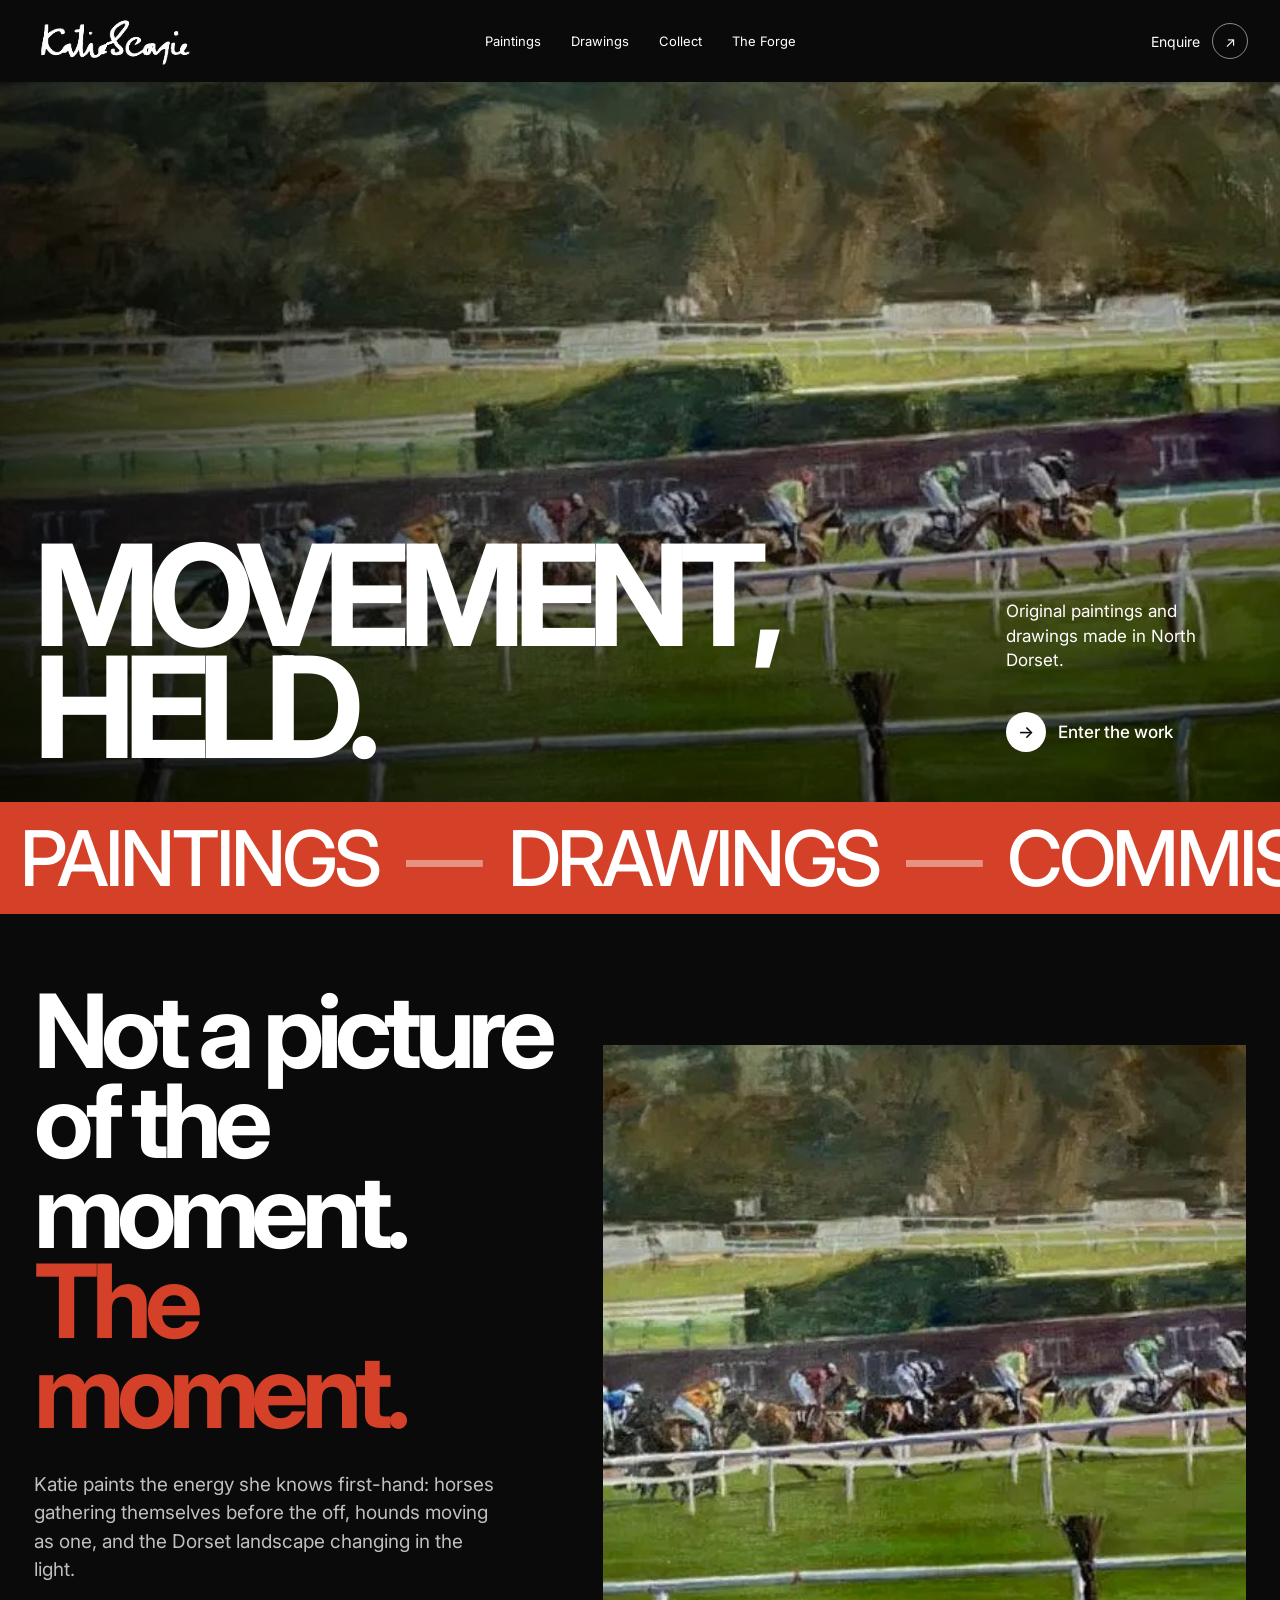
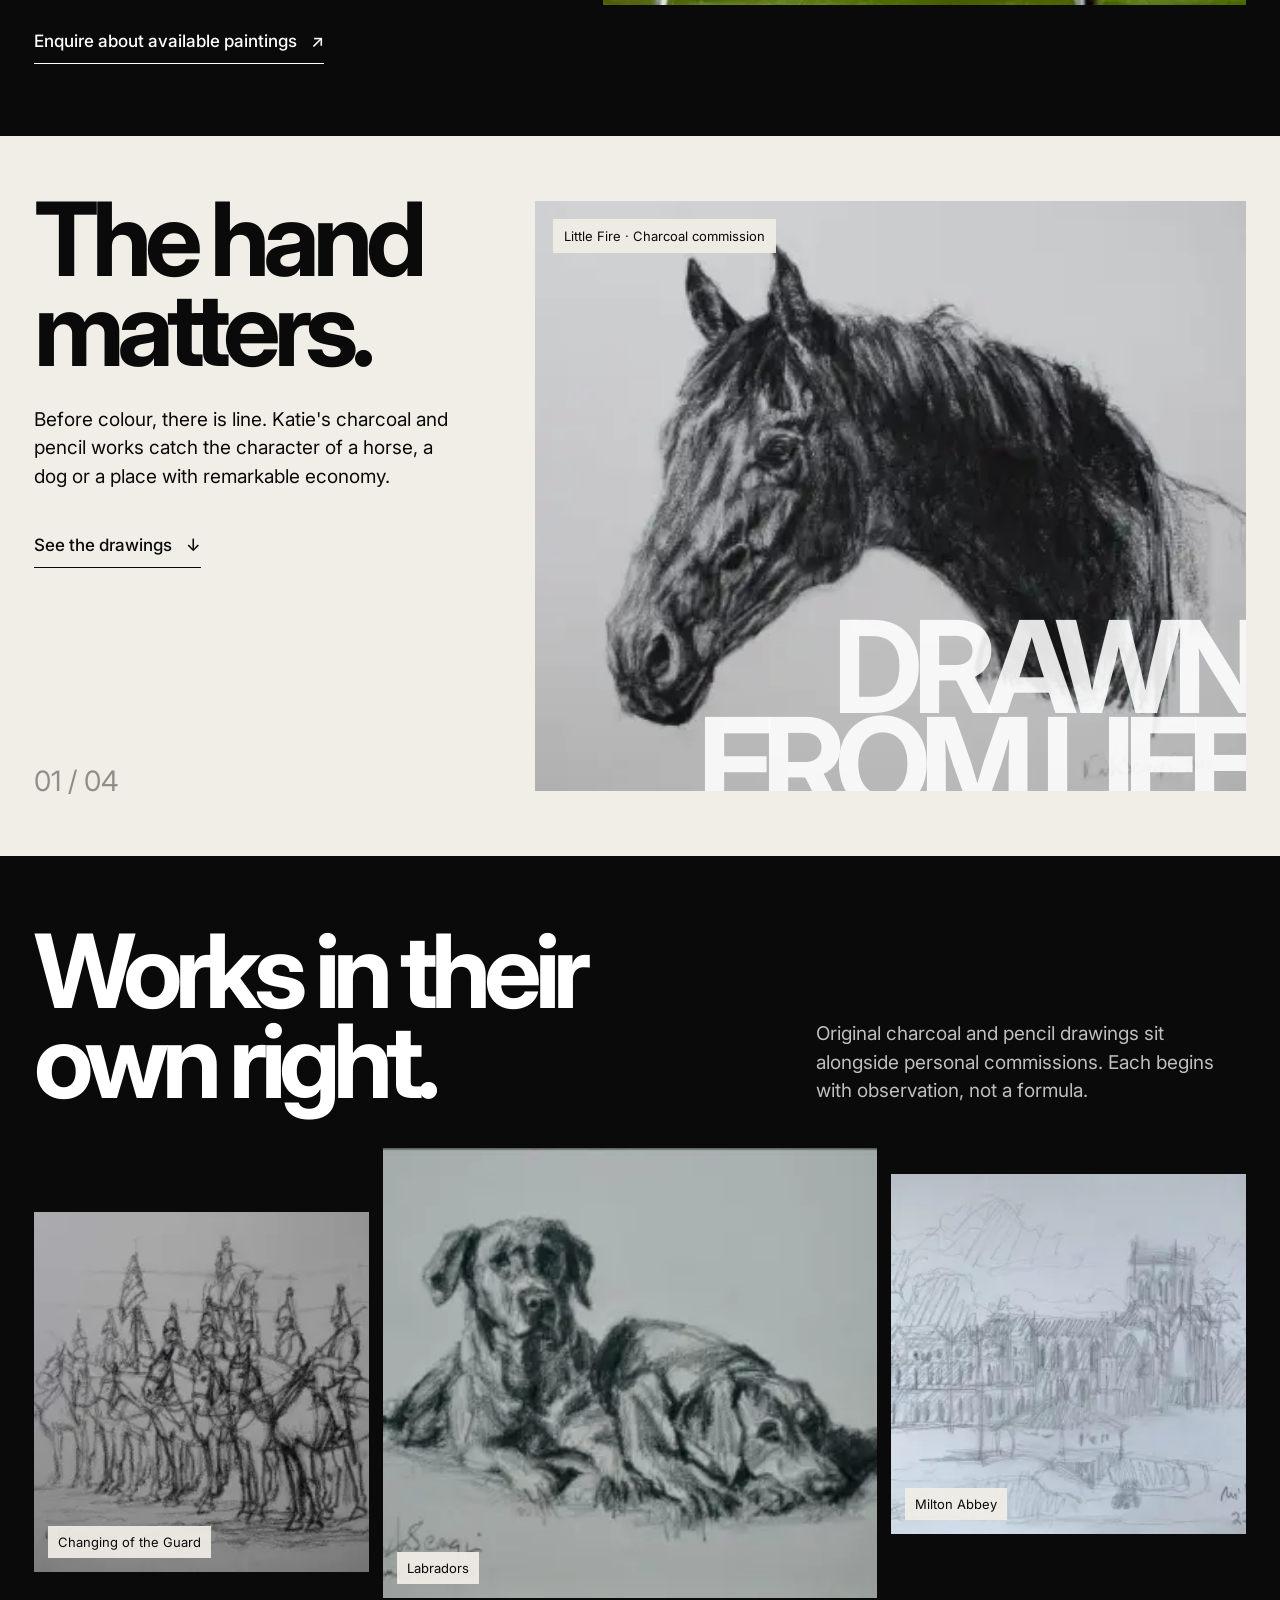
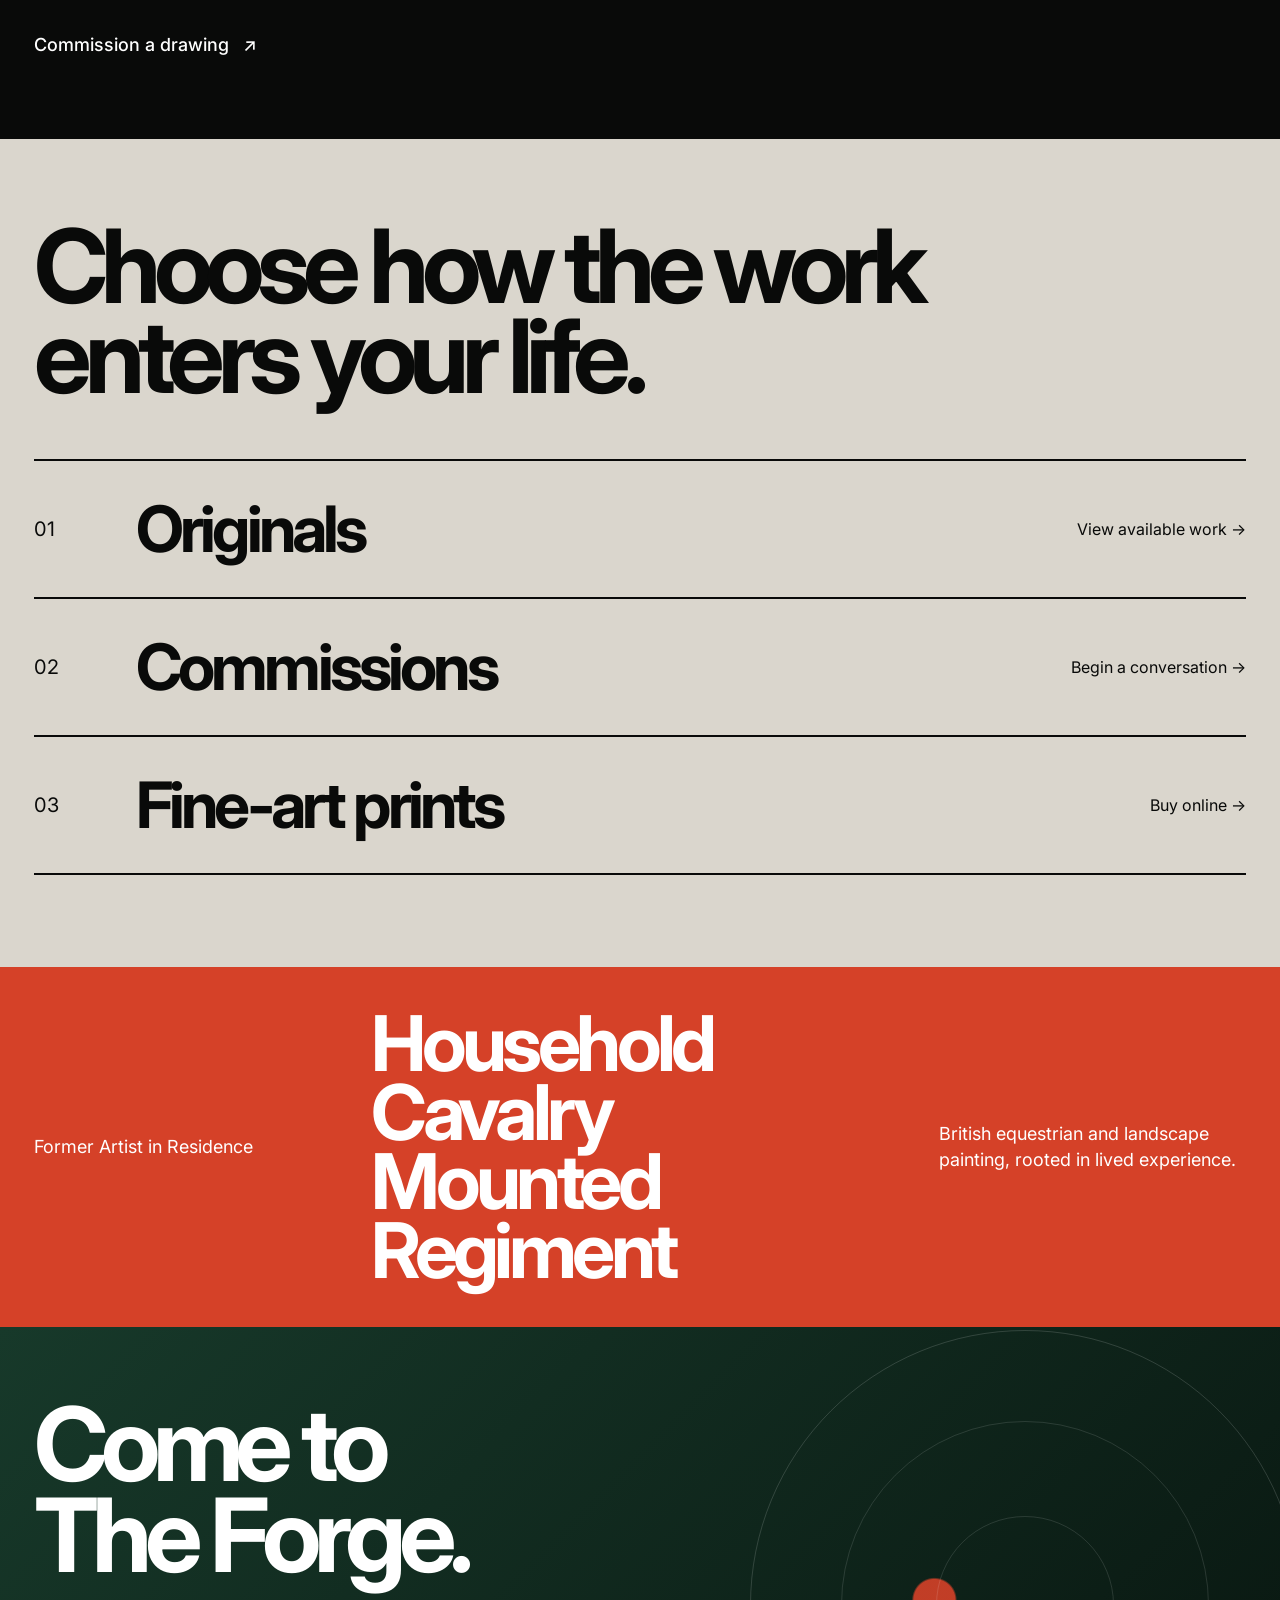
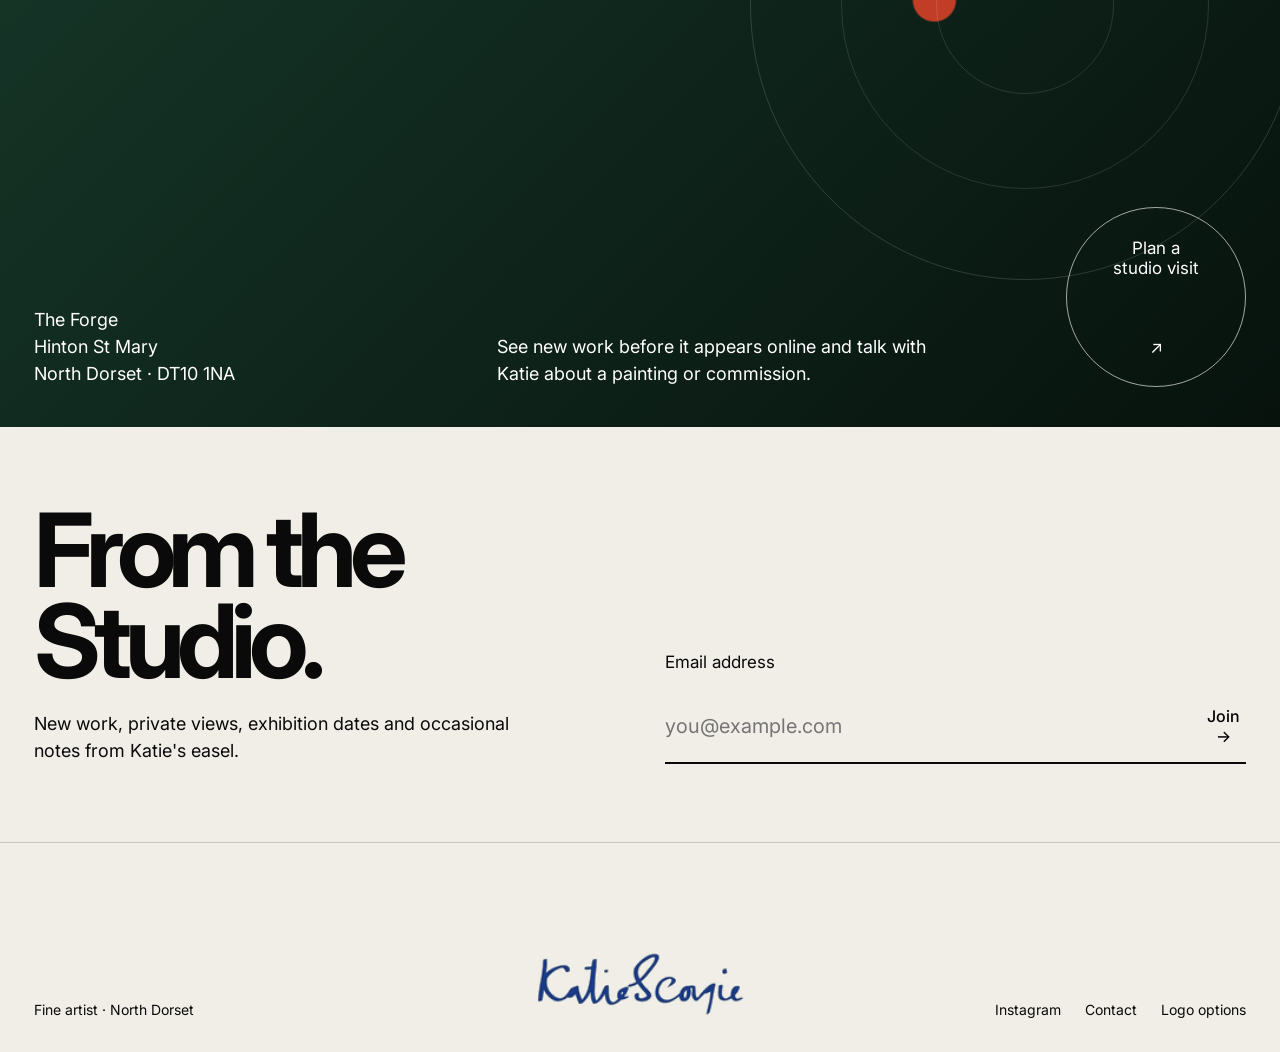
<file: index.html>
<!doctype html>
<html lang="en-GB">
<head>
  <meta charset="utf-8">
  <meta name="viewport" content="width=device-width, initial-scale=1">
  <title>Katie Scorgie | British Fine Artist</title>
  <meta name="description" content="Original equestrian paintings, landscapes, drawings and private commissions by British fine artist Katie Scorgie, working from The Forge in North Dorset.">
  <meta name="theme-color" content="#090a09">
  <link rel="canonical" href="https://katiescorgie.com/">
  <link rel="preconnect" href="https://fonts.googleapis.com">
  <link rel="preconnect" href="https://fonts.gstatic.com" crossorigin>
  <link href="https://fonts.googleapis.com/css2?family=Inter:wght@400;500&display=swap" rel="stylesheet">
  <link rel="stylesheet" href="styles.css">
  <script type="application/ld+json">
  {
    "@context": "https://schema.org",
    "@type": "Person",
    "name": "Katie Scorgie",
    "jobTitle": "Fine Artist",
    "url": "https://katiescorgie.com/",
    "email": "mailto:katie@katiescorgie.com",
    "address": {
      "@type": "PostalAddress",
      "streetAddress": "The Forge, Hinton St Mary",
      "addressLocality": "Sturminster Newton",
      "postalCode": "DT10 1NA",
      "addressCountry": "GB"
    },
    "knowsAbout": ["Equestrian art", "Landscape painting", "Charcoal drawing", "Pencil drawing", "Fine art commissions"]
  }
  </script>
</head>
<body>
  <a class="skip-link" href="#main">Skip to the work</a>

  <header class="site-header" data-header>
    <a class="brand" href="#top" aria-label="Katie Scorgie home">
      <img src="assets/katie-signature.png" alt="Katie Scorgie">
    </a>
    <nav class="desktop-nav" aria-label="Primary navigation">
      <a href="#paintings">Paintings</a>
      <a href="#drawings">Drawings</a>
      <a href="#collect">Collect</a>
      <a href="#studio">The Forge</a>
    </nav>
    <a class="header-enquire" href="mailto:katie@katiescorgie.com?subject=Artwork%20enquiry">Enquire <span aria-hidden="true">↗</span></a>
    <button class="menu-toggle" type="button" aria-expanded="false" aria-controls="mobile-menu">
      <span>Menu</span><i aria-hidden="true"></i>
    </button>
    <nav class="mobile-menu" id="mobile-menu" aria-label="Mobile navigation" hidden>
      <a href="#paintings">Paintings</a>
      <a href="#drawings">Drawings</a>
      <a href="#collect">Collect</a>
      <a href="#studio">The Forge</a>
      <a href="mailto:katie@katiescorgie.com?subject=Artwork%20enquiry">Enquire</a>
    </nav>
  </header>

  <main id="main">
    <section class="hero" id="top" aria-labelledby="hero-title">
      <div class="hero-art" role="img" aria-label="Katie Scorgie painting of a horse race"></div>
      <div class="hero-shade"></div>
      <div class="hero-content">
        <h1 id="hero-title">Movement,<br>held.</h1>
        <div class="hero-intro">
          <p>Original paintings and drawings made in North Dorset.</p>
          <a class="round-link" href="#paintings"><span aria-hidden="true">→</span> Enter the work</a>
        </div>
      </div>
    </section>

    <div class="discipline-line" aria-label="Katie Scorgie's artistic disciplines">
      <span>Paintings</span><i>—</i><span>Drawings</span><i>—</i><span>Commissions</span><i>—</i><span>From life</span><i>—</i>
    </div>

    <section class="work-statement reveal" id="paintings">
      <div class="statement-copy">
        <h2>Not a picture<br>of the moment.<br><em>The moment.</em></h2>
        <p>Katie paints the energy she knows first-hand: horses gathering themselves before the off, hounds moving as one, and the Dorset landscape changing in the light.</p>
        <a class="text-link" href="mailto:katie@katiescorgie.com?subject=Original%20painting%20enquiry">Enquire about available paintings <span aria-hidden="true">↗</span></a>
      </div>
      <div class="painting-detail" aria-hidden="true"></div>
    </section>

    <section class="drawing-room reveal" id="drawings">
      <div class="drawing-copy">
        <div>
          <h2>The hand<br>matters.</h2>
          <p>Before colour, there is line. Katie's charcoal and pencil works catch the character of a horse, a dog or a place with remarkable economy.</p>
          <a class="text-link" href="#drawing-wall">See the drawings <span aria-hidden="true">↓</span></a>
        </div>
        <span class="sequence">01 / 04</span>
      </div>
      <figure class="drawing-feature">
        <img src="assets/little-fire.webp" alt="Little Fire, a charcoal horse drawing by Katie Scorgie">
        <figcaption>Little Fire · Charcoal commission</figcaption>
        <strong aria-hidden="true">DRAWN<br>FROM LIFE</strong>
      </figure>
    </section>

    <section class="drawing-wall" id="drawing-wall">
      <header class="wall-intro reveal">
        <h2>Works in their<br>own right.</h2>
        <p>Original charcoal and pencil drawings sit alongside personal commissions. Each begins with observation, not a formula.</p>
      </header>
      <div class="drawing-track">
        <figure class="sheet sheet-guard reveal">
          <img src="assets/changing-guard.webp" alt="Changing of the Guard charcoal drawing">
          <figcaption>Changing of the Guard</figcaption>
        </figure>
        <figure class="sheet sheet-labradors reveal">
          <img src="assets/labradors.webp" alt="Labradors pencil commission">
          <figcaption>Labradors</figcaption>
        </figure>
        <figure class="sheet sheet-milton reveal">
          <img src="assets/milton-abbey.webp" alt="Milton Abbey pencil drawing">
          <figcaption>Milton Abbey</figcaption>
        </figure>
      </div>
      <a class="wall-action" href="mailto:katie@katiescorgie.com?subject=Drawing%20commission">Commission a drawing <span aria-hidden="true">↗</span></a>
    </section>

    <section class="collect" id="collect">
      <h2 class="reveal">Choose how the work<br>enters your life.</h2>
      <div class="collect-list">
        <a class="collect-row reveal" href="mailto:katie@katiescorgie.com?subject=Original%20artwork%20enquiry">
          <span>01</span><strong>Originals</strong><em>View available work →</em>
        </a>
        <a class="collect-row reveal" href="mailto:katie@katiescorgie.com?subject=Commission%20enquiry">
          <span>02</span><strong>Commissions</strong><em>Begin a conversation →</em>
        </a>
        <a class="collect-row reveal" href="#prints">
          <span>03</span><strong>Fine-art prints</strong><em>Buy online →</em>
        </a>
      </div>
    </section>

    <section class="credential" aria-label="Artist credential">
      <p>Former Artist in Residence</p>
      <strong>Household Cavalry<br>Mounted Regiment</strong>
      <span>British equestrian and landscape painting, rooted in lived experience.</span>
    </section>

    <section class="studio" id="studio">
      <div class="studio-orbit" aria-hidden="true"></div>
      <h2 class="reveal">Come to<br>The Forge.</h2>
      <div class="studio-bottom reveal">
        <address>The Forge<br>Hinton St Mary<br>North Dorset · DT10 1NA</address>
        <p>See new work before it appears online and talk with Katie about a painting or commission.</p>
        <a class="visit-circle" href="mailto:katie@katiescorgie.com?subject=Studio%20visit">Plan a<br>studio visit <span aria-hidden="true">↗</span></a>
      </div>
    </section>

    <section class="studio-letter" id="prints">
      <div>
        <h2>From the Studio.</h2>
        <p>New work, private views, exhibition dates and occasional notes from Katie's easel.</p>
      </div>
      <form class="letter-form" action="#" method="post">
        <label for="email">Email address</label>
        <div><input id="email" name="email" type="email" autocomplete="email" placeholder="you@example.com" required><button type="submit">Join →</button></div>
      </form>
    </section>
  </main>

  <footer class="site-footer">
    <div>Fine artist · North Dorset</div>
    <img src="assets/katie-signature.png" alt="Katie Scorgie">
    <nav aria-label="Footer navigation"><a href="https://www.instagram.com/katiescorgieart/">Instagram</a><a href="mailto:katie@katiescorgie.com">Contact</a><a href="logo-options.html">Logo options</a></nav>
  </footer>

  <script src="script.js"></script>
</body>
</html>
</file>
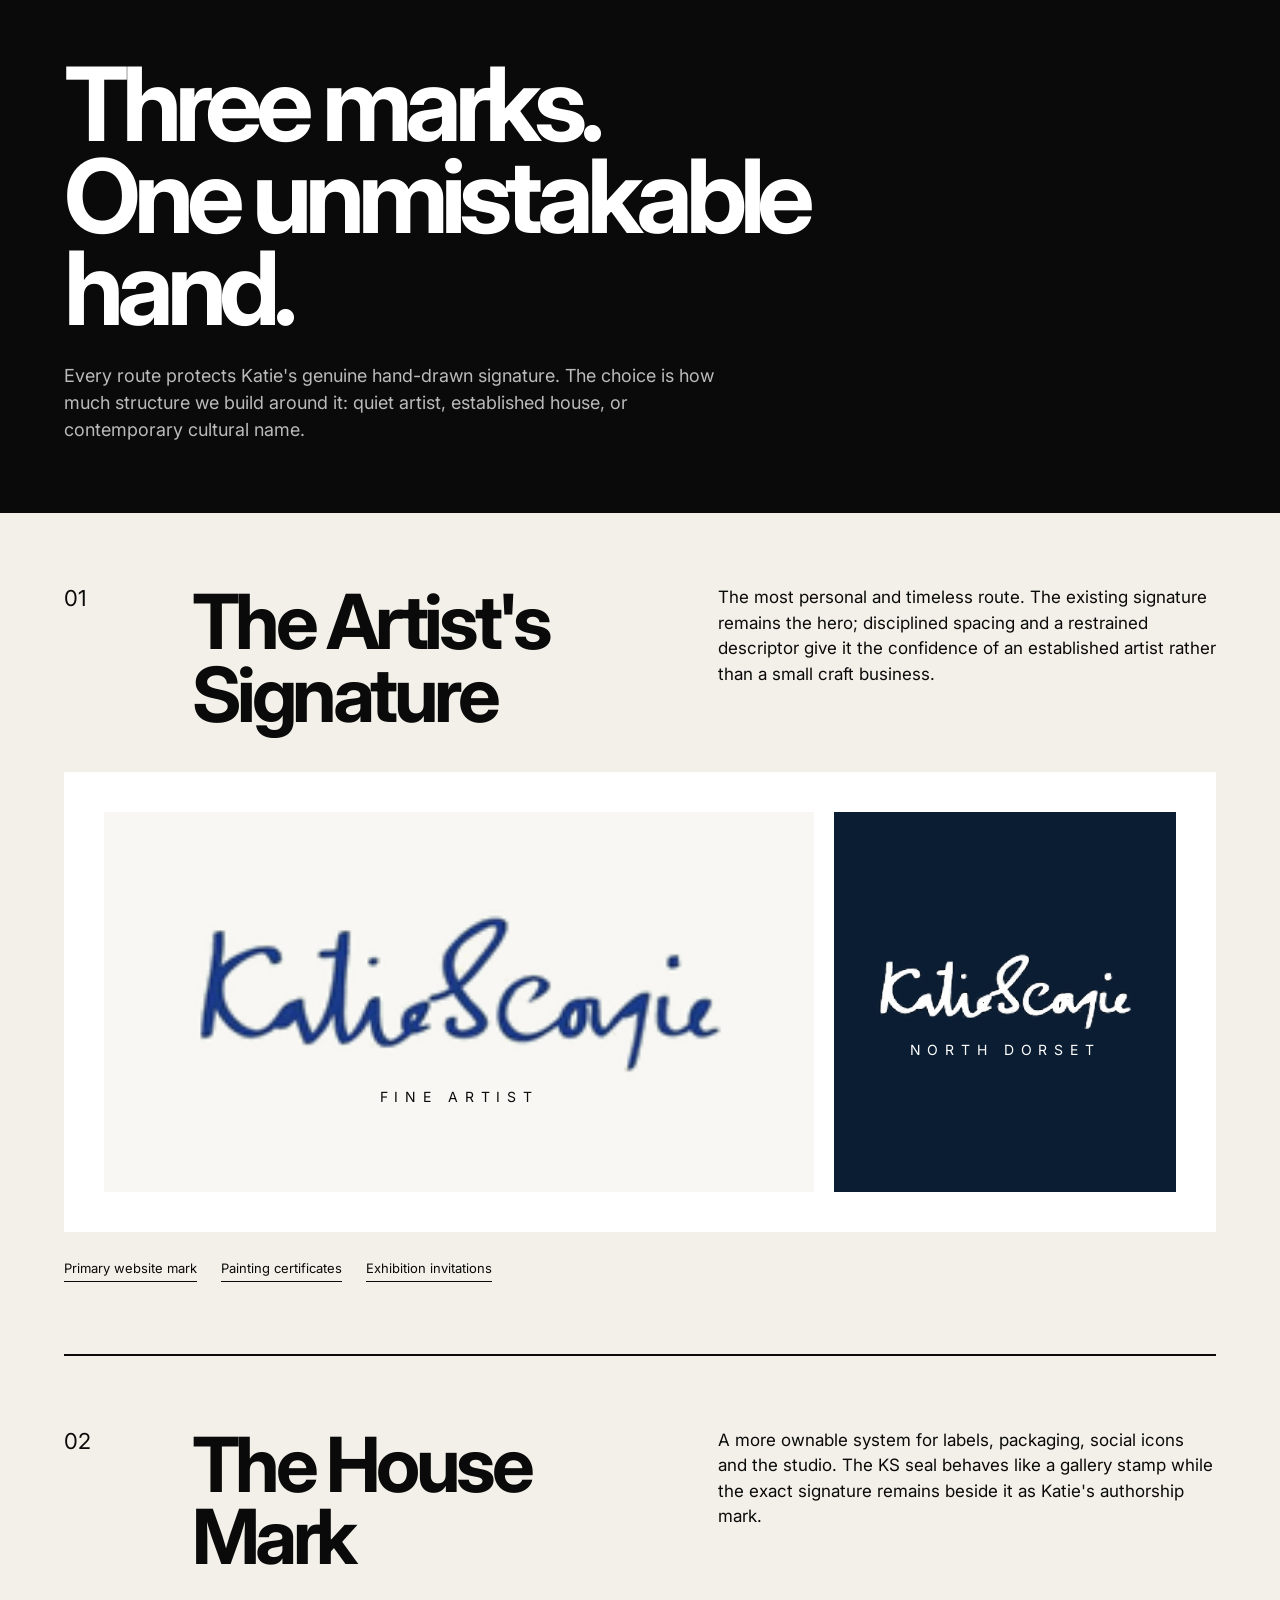
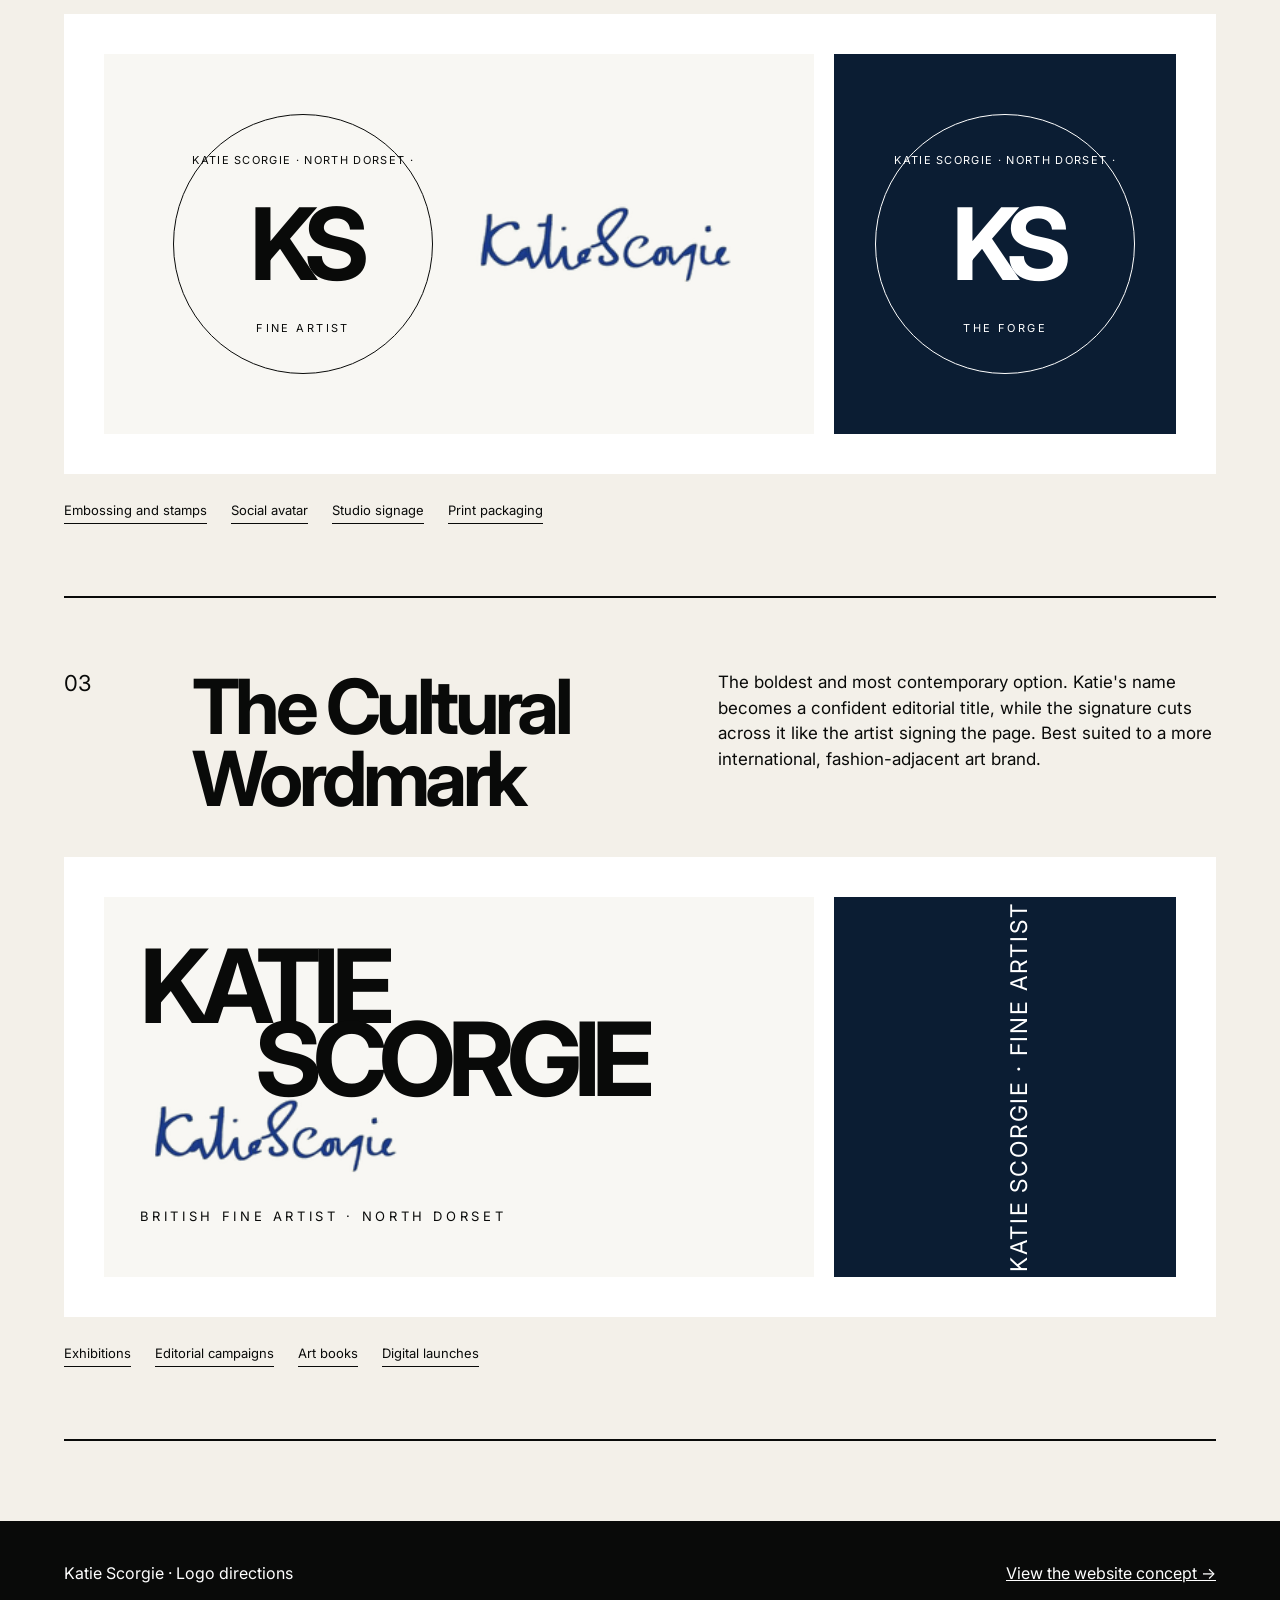
<file: logo-options.html>
<!doctype html>
<html lang="en-GB">
<head>
  <meta charset="utf-8">
  <meta name="viewport" content="width=device-width, initial-scale=1">
  <title>Katie Scorgie | Three Logo Directions</title>
  <link rel="preconnect" href="https://fonts.googleapis.com">
  <link rel="preconnect" href="https://fonts.gstatic.com" crossorigin>
  <link href="https://fonts.googleapis.com/css2?family=Inter:wght@400;500&display=swap" rel="stylesheet">
  <style>
    :root { --ink:#0b1d33; --paper:#f3f0e9; --black:#090a09; --red:#d54128; }
    * { box-sizing:border-box; }
    body { margin:0; color:var(--black); background:var(--paper); font-family:Inter,Arial,sans-serif; }
    header { padding:58px 5vw 70px; color:#fff; background:var(--black); }
    header h1 { max-width:900px; margin:0; font-size:clamp(54px,8vw,108px); line-height:.9; letter-spacing:-.07em; }
    header p { max-width:650px; margin:28px 0 0; font-size:18px; line-height:1.5; color:rgb(255 255 255 / .72); }
    main { padding:0 5vw 80px; }
    .option { padding:72px 0; border-bottom:2px solid var(--black); }
    .option-head { display:grid; grid-template-columns:100px 1fr 1fr; gap:28px; align-items:start; margin-bottom:42px; }
    .number { font-size:22px; }
    .option h2 { margin:0; font-size:clamp(42px,6vw,76px); line-height:.95; letter-spacing:-.06em; }
    .option-copy { max-width:520px; justify-self:end; font-size:17px; line-height:1.5; }
    .board { min-height:460px; padding:40px; display:grid; grid-template-columns:1.35fr .65fr; gap:20px; align-items:stretch; background:#fff; }
    .mark-stage, .detail-stage { display:grid; place-items:center; position:relative; overflow:hidden; }
    .mark-stage { background:#f8f7f3; }
    .detail-stage { color:#fff; background:var(--ink); }
    .signature-lockup { width:min(620px,82%); text-align:center; }
    .signature-lockup img { width:100%; display:block; }
    .signature-lockup span { display:block; margin-top:8px; font-size:14px; letter-spacing:.48em; text-transform:uppercase; }
    .signature-white { filter:grayscale(1) invert(1) brightness(3); }
    .seal { width:260px; height:260px; display:grid; place-items:center; position:relative; border:1px solid currentColor; border-radius:50%; }
    .seal::before { content:"KATIE SCORGIE · NORTH DORSET ·"; width:100%; position:absolute; top:38px; text-align:center; font-size:11px; letter-spacing:.12em; }
    .seal strong { font-size:100px; line-height:1; letter-spacing:-.12em; }
    .seal span { position:absolute; bottom:38px; font-size:11px; letter-spacing:.22em; text-transform:uppercase; }
    .seal-pair { display:flex; gap:32px; align-items:center; }
    .seal-signature { width:280px; }
    .seal-signature img { width:100%; }
    .editorial { width:90%; }
    .editorial strong { display:block; font-size:clamp(58px,8vw,126px); line-height:.72; letter-spacing:-.08em; text-transform:uppercase; }
    .editorial strong:last-of-type { margin-left:18%; }
    .editorial img { width:270px; margin:-6px 8% 0 auto; position:relative; z-index:2; }
    .editorial small { display:block; margin-top:28px; font-size:13px; letter-spacing:.28em; text-transform:uppercase; }
    .mini-editorial { transform:rotate(-90deg); white-space:nowrap; font-size:23px; letter-spacing:.08em; text-transform:uppercase; }
    .swatches { display:flex; gap:8px; margin-top:24px; }
    .swatches i { width:36px; height:36px; display:block; border:1px solid rgb(0 0 0 / .15); }
    .usage { margin-top:28px; display:flex; gap:24px; flex-wrap:wrap; font-size:13px; }
    .usage span { padding-bottom:5px; border-bottom:1px solid currentColor; }
    footer { padding:42px 5vw; display:flex; justify-content:space-between; gap:30px; color:#fff; background:var(--black); }
    footer a { color:inherit; }
    @media(max-width:760px){
      .option-head { grid-template-columns:50px 1fr; }
      .option-copy { grid-column:2; justify-self:start; }
      .board { grid-template-columns:1fr; padding:18px; }
      .mark-stage { min-height:360px; }
      .detail-stage { min-height:240px; }
      .seal-pair { flex-direction:column; }
      footer { flex-direction:column; }
    }
  </style>
</head>
<body>
  <header>
    <h1>Three marks.<br>One unmistakable hand.</h1>
    <p>Every route protects Katie's genuine hand-drawn signature. The choice is how much structure we build around it: quiet artist, established house, or contemporary cultural name.</p>
  </header>

  <main>
    <section class="option">
      <div class="option-head"><span class="number">01</span><h2>The Artist's Signature</h2><div class="option-copy">The most personal and timeless route. The existing signature remains the hero; disciplined spacing and a restrained descriptor give it the confidence of an established artist rather than a small craft business.</div></div>
      <div class="board">
        <div class="mark-stage"><div class="signature-lockup"><img src="assets/katie-signature.png" alt="Katie Scorgie hand-drawn signature"><span>Fine Artist</span></div></div>
        <div class="detail-stage"><div class="signature-lockup"><img class="signature-white" src="assets/katie-signature.png" alt=""><span>North Dorset</span></div></div>
      </div>
      <div class="usage"><span>Primary website mark</span><span>Painting certificates</span><span>Exhibition invitations</span></div>
    </section>

    <section class="option">
      <div class="option-head"><span class="number">02</span><h2>The House Mark</h2><div class="option-copy">A more ownable system for labels, packaging, social icons and the studio. The KS seal behaves like a gallery stamp while the exact signature remains beside it as Katie's authorship mark.</div></div>
      <div class="board">
        <div class="mark-stage"><div class="seal-pair"><div class="seal"><strong>KS</strong><span>Fine Artist</span></div><div class="seal-signature"><img src="assets/katie-signature.png" alt="Katie Scorgie"></div></div></div>
        <div class="detail-stage"><div class="seal"><strong>KS</strong><span>The Forge</span></div></div>
      </div>
      <div class="usage"><span>Embossing and stamps</span><span>Social avatar</span><span>Studio signage</span><span>Print packaging</span></div>
    </section>

    <section class="option">
      <div class="option-head"><span class="number">03</span><h2>The Cultural Wordmark</h2><div class="option-copy">The boldest and most contemporary option. Katie's name becomes a confident editorial title, while the signature cuts across it like the artist signing the page. Best suited to a more international, fashion-adjacent art brand.</div></div>
      <div class="board">
        <div class="mark-stage"><div class="editorial"><strong>Katie</strong><strong>Scorgie</strong><img src="assets/katie-signature.png" alt="Katie Scorgie signature"><small>British fine artist · North Dorset</small></div></div>
        <div class="detail-stage"><div class="mini-editorial">Katie Scorgie · Fine Artist</div></div>
      </div>
      <div class="usage"><span>Exhibitions</span><span>Editorial campaigns</span><span>Art books</span><span>Digital launches</span></div>
    </section>
  </main>

  <footer><span>Katie Scorgie · Logo directions</span><a href="index.html">View the website concept →</a></footer>
</body>
</html>
</file>
<file: styles.css>
:root {
  --black: #090a09;
  --paper: #f1eee7;
  --fog: #dad6cd;
  --signal: #d54128;
  --green: #163225;
  --white: #fff;
}

* { box-sizing: border-box; }
html { scroll-behavior: smooth; }
body { margin: 0; color: var(--black); background: var(--paper); font-family: Inter, Arial, sans-serif; font-weight: 400; }
body.menu-open { overflow: hidden; }
a { color: inherit; text-decoration: none; }
img { display: block; max-width: 100%; }
button, input { font: inherit; }
.skip-link { position: fixed; left: 12px; top: -60px; z-index: 100; padding: 12px 16px; color: var(--black); background: var(--white); }
.skip-link:focus { top: 12px; }

.site-header { min-height: 82px; padding: 0 32px; display: grid; grid-template-columns: 1fr auto 1fr; align-items: center; position: relative; z-index: 20; color: var(--white); background: var(--black); }
.brand img { width: 166px; height: 54px; object-fit: contain; filter: grayscale(1) invert(1) brightness(3); }
.desktop-nav { display: flex; gap: 30px; font-size: 13px; }
.desktop-nav a, .header-enquire { padding: 14px 0; }
.header-enquire { justify-self: end; display: flex; align-items: center; gap: 12px; font-size: 14px; }
.header-enquire span { width: 36px; height: 36px; display: grid; place-items: center; border: 1px solid rgb(255 255 255 / .52); border-radius: 50%; }
.menu-toggle, .mobile-menu { display: none; }

.hero { min-height: 720px; position: relative; display: grid; align-items: end; overflow: hidden; color: var(--white); background: var(--black); }
.hero-art { position: absolute; inset: 0; background: center 44% / cover no-repeat url("assets/racing-hero.jpg"); transform: scale(1.035); animation: living-art 13s ease-in-out infinite alternate; }
.hero-shade { position: absolute; inset: 0; background: linear-gradient(90deg, rgb(0 0 0 / .70), transparent 58%), linear-gradient(0deg, rgb(0 0 0 / .62), transparent 58%); }
.hero-content { width: 100%; position: relative; z-index: 2; padding: 50px 34px 38px; display: grid; grid-template-columns: minmax(0, 1.6fr) minmax(240px, .4fr); gap: 30px; align-items: end; }
.hero h1 { margin: 0; font-size: clamp(72px, 11vw, 158px); line-height: .80; letter-spacing: -.08em; text-transform: uppercase; }
.hero-intro { max-width: 290px; justify-self: end; padding-bottom: 12px; font-size: 17px; line-height: 1.45; }
.round-link { margin-top: 22px; display: inline-flex; align-items: center; gap: 12px; font-weight: 500; }
.round-link span { width: 40px; height: 40px; display: grid; place-items: center; color: var(--black); background: var(--white); border-radius: 50%; }

.discipline-line { min-height: 112px; padding: 0 20px; display: flex; align-items: center; gap: 28px; overflow: hidden; white-space: nowrap; color: var(--white); background: var(--signal); font-size: clamp(38px, 6vw, 78px); font-weight: 500; letter-spacing: -.05em; text-transform: uppercase; }
.discipline-line span, .discipline-line i { flex: none; }
.discipline-line i { font-style: normal; opacity: .42; }

.work-statement { min-height: 720px; padding: 72px 34px; display: grid; grid-template-columns: .9fr 1.1fr; gap: 42px; align-items: center; background: var(--black); color: var(--white); }
.statement-copy { position: relative; z-index: 2; }
.statement-copy h2, .drawing-copy h2, .wall-intro h2, .collect h2, .studio h2, .studio-letter h2 { margin: 0; font-size: clamp(58px, 8vw, 112px); line-height: .88; letter-spacing: -.07em; }
.statement-copy h2 em { color: var(--signal); font-style: normal; }
.statement-copy p { max-width: 470px; margin: 34px 0; font-size: 19px; line-height: 1.5; color: rgb(255 255 255 / .74); }
.text-link { display: inline-flex; gap: 14px; align-items: center; padding: 12px 0; font-size: 17px; font-weight: 500; border-bottom: 1px solid currentColor; }
.painting-detail { min-height: 560px; background: 58% 48% / 176% auto no-repeat url("assets/racing-hero.jpg"); }

.drawing-room { min-height: 720px; padding: 58px 34px; display: grid; grid-template-columns: .78fr 1.22fr; gap: 46px; align-items: center; }
.drawing-copy { align-self: stretch; display: flex; flex-direction: column; justify-content: space-between; }
.drawing-copy p { max-width: 430px; margin: 32px 0; font-size: 19px; line-height: 1.5; }
.sequence { font-size: 28px; color: rgb(9 10 9 / .42); }
.drawing-feature { min-height: 590px; margin: 0; position: relative; overflow: hidden; background: var(--fog); }
.drawing-feature img { width: 100%; height: 100%; position: absolute; inset: 0; object-fit: cover; }
.drawing-feature figcaption { position: absolute; left: 18px; top: 18px; padding: 9px 11px; background: rgb(241 238 231 / .92); font-size: 13px; }
.drawing-feature strong { position: absolute; right: -10px; bottom: -22px; color: rgb(255 255 255 / .88); font-size: clamp(70px, 10vw, 142px); line-height: .76; letter-spacing: -.08em; text-align: right; }

.drawing-wall { padding: 70px 34px 84px; color: var(--white); background: var(--black); }
.wall-intro { display: grid; grid-template-columns: 1fr 1fr; gap: 32px; align-items: end; }
.wall-intro p { max-width: 430px; justify-self: end; margin: 0; font-size: 19px; line-height: 1.5; color: rgb(255 255 255 / .74); }
.drawing-track { margin-top: 42px; display: grid; grid-template-columns: .85fr 1.25fr .9fr; gap: 14px; align-items: start; }
.sheet { margin: 0; position: relative; min-height: 360px; overflow: hidden; background: #d4d3cf; }
.sheet img { width: 100%; height: 100%; position: absolute; inset: 0; object-fit: cover; transition: transform .6s ease; }
.sheet:hover img { transform: scale(1.035); }
.sheet figcaption { position: absolute; left: 14px; bottom: 14px; padding: 8px 10px; color: var(--black); background: rgb(241 238 231 / .92); font-size: 13px; }
.sheet-guard { margin-top: 64px; }
.sheet-labradors { min-height: 450px; }
.sheet-milton { margin-top: 26px; }
.wall-action { margin-top: 36px; display: inline-flex; gap: 14px; font-size: 18px; font-weight: 500; }

.collect { padding: 82px 34px 92px; background: var(--fog); }
.collect h2 { max-width: 990px; margin-bottom: 58px; }
.collect-list { border-top: 2px solid var(--black); }
.collect-row { min-height: 138px; padding: 18px 0; display: grid; grid-template-columns: 82px 1fr auto; gap: 20px; align-items: center; border-bottom: 2px solid var(--black); transition: padding .3s ease, color .3s ease, background .3s ease; }
.collect-row:hover, .collect-row:focus-visible { padding-left: 20px; padding-right: 20px; color: var(--white); background: var(--black); }
.collect-row span { font-size: 20px; }
.collect-row strong { font-size: clamp(38px, 5vw, 70px); line-height: 1; letter-spacing: -.06em; }
.collect-row em { font-style: normal; font-size: 16px; text-align: right; }

.credential { min-height: 330px; padding: 42px 34px; display: grid; grid-template-columns: .8fr 1.4fr .8fr; gap: 30px; align-items: center; color: var(--white); background: var(--signal); }
.credential p, .credential span { margin: 0; font-size: 18px; line-height: 1.45; }
.credential strong { font-size: clamp(42px, 6vw, 82px); line-height: .9; letter-spacing: -.06em; }

.studio { min-height: 700px; padding: 72px 34px 40px; position: relative; display: flex; flex-direction: column; justify-content: space-between; overflow: hidden; color: var(--white); background: radial-gradient(circle at 73% 39%, rgb(213 65 40 / .9) 0 2%, transparent 2.2%), linear-gradient(135deg, #17392a, #07120d); }
.studio-orbit { width: 550px; height: 550px; position: absolute; right: -20px; top: 3px; border: 1px solid rgb(255 255 255 / .15); border-radius: 50%; }
.studio-orbit::before, .studio-orbit::after { content: ""; position: absolute; inset: 90px; border: 1px solid rgb(255 255 255 / .12); border-radius: 50%; }
.studio-orbit::after { inset: 185px; }
.studio h2 { position: relative; z-index: 1; }
.studio-bottom { position: relative; z-index: 1; display: grid; grid-template-columns: .8fr 1fr auto; gap: 36px; align-items: end; }
.studio address { font-style: normal; font-size: 18px; line-height: 1.5; }
.studio-bottom p { max-width: 430px; margin: 0; font-size: 18px; line-height: 1.5; }
.visit-circle { width: 180px; height: 180px; display: grid; place-items: center; border: 1px solid rgb(255 255 255 / .62); border-radius: 50%; text-align: center; font-size: 17px; }

.studio-letter { padding: 78px 34px; display: grid; grid-template-columns: 1fr 1fr; gap: 50px; align-items: end; background: var(--paper); }
.studio-letter p { max-width: 490px; margin: 24px 0 0; font-size: 18px; line-height: 1.5; }
.letter-form label { display: block; margin-bottom: 18px; font-size: 17px; }
.letter-form div { display: flex; border-bottom: 2px solid var(--black); }
.letter-form input { width: 100%; padding: 16px 0; border: 0; outline-offset: 4px; background: transparent; font-size: 20px; }
.letter-form button { padding: 16px 0 16px 22px; border: 0; background: transparent; font-weight: 500; }

.site-footer { min-height: 210px; padding: 34px; display: grid; grid-template-columns: 1fr auto 1fr; gap: 30px; align-items: end; background: var(--paper); border-top: 1px solid rgb(9 10 9 / .18); font-size: 14px; }
.site-footer img { width: 230px; }
.site-footer nav { justify-self: end; display: flex; gap: 24px; }

.reveal { opacity: 0; transform: translateY(28px); transition: opacity .8s ease, transform .8s cubic-bezier(.2,.7,.2,1); }
.reveal.is-visible { opacity: 1; transform: none; }
@keyframes living-art { from { transform: scale(1.035) translate3d(0,0,0); } to { transform: scale(1.085) translate3d(-1.1%,.7%,0); } }

@media (prefers-reduced-motion: reduce) {
  html { scroll-behavior: auto; }
  .hero-art { animation: none; }
  .reveal { opacity: 1; transform: none; transition: none; }
  .sheet img, .collect-row { transition: none; }
}

@media (max-width: 820px) {
  .site-header { min-height: 72px; padding: 0 20px; grid-template-columns: 1fr auto; }
  .desktop-nav, .header-enquire { display: none; }
  .brand img { width: 145px; }
  .menu-toggle { display: flex; align-items: center; gap: 12px; color: var(--white); border: 0; background: transparent; }
  .menu-toggle i, .menu-toggle i::after { width: 22px; height: 1px; display: block; background: currentColor; transition: transform .25s ease; }
  .menu-toggle i { position: relative; }
  .menu-toggle i::after { content: ""; position: absolute; top: 7px; }
  .menu-toggle[aria-expanded="true"] i { transform: rotate(45deg); }
  .menu-toggle[aria-expanded="true"] i::after { top: 0; transform: rotate(90deg); }
  .mobile-menu { position: absolute; top: 72px; left: 0; right: 0; min-height: calc(100vh - 72px); padding: 34px 22px; display: flex; flex-direction: column; gap: 18px; color: var(--white); background: var(--black); }
  .mobile-menu[hidden] { display: none; }
  .mobile-menu a { font-size: 40px; line-height: 1; letter-spacing: -.05em; }
  .hero { min-height: 680px; }
  .hero-art { background-position: 58% center; }
  .hero-content { padding: 38px 22px; grid-template-columns: 1fr; }
  .hero-intro { justify-self: start; }
  .work-statement, .drawing-room { padding: 54px 22px; grid-template-columns: 1fr; }
  .painting-detail { min-height: 430px; }
  .drawing-copy { gap: 36px; }
  .drawing-feature { min-height: 520px; }
  .drawing-wall, .collect, .studio, .studio-letter { padding-left: 22px; padding-right: 22px; }
  .wall-intro, .studio-letter { grid-template-columns: 1fr; }
  .wall-intro p { justify-self: start; }
  .drawing-track { grid-template-columns: 1fr 1fr; }
  .sheet-guard, .sheet-milton { margin-top: 0; }
  .sheet-labradors { grid-column: 1 / -1; }
  .collect-row { grid-template-columns: 48px 1fr; }
  .collect-row em { grid-column: 2; text-align: left; }
  .credential { grid-template-columns: 1fr; }
  .studio-bottom { grid-template-columns: 1fr; }
  .site-footer { grid-template-columns: 1fr; align-items: start; }
  .site-footer nav { justify-self: start; flex-wrap: wrap; }
}

@media (max-width: 520px) {
  .hero h1 { font-size: 62px; }
  .discipline-line { min-height: 82px; font-size: 34px; }
  .statement-copy h2, .drawing-copy h2, .wall-intro h2, .collect h2, .studio h2, .studio-letter h2 { font-size: 50px; }
  .drawing-track { grid-template-columns: 1fr; }
  .sheet-labradors { grid-column: auto; }
  .drawing-feature strong { font-size: 62px; }
  .collect-row strong { font-size: 38px; }
  .studio-orbit { width: 400px; height: 400px; right: -180px; }
}
</file>
